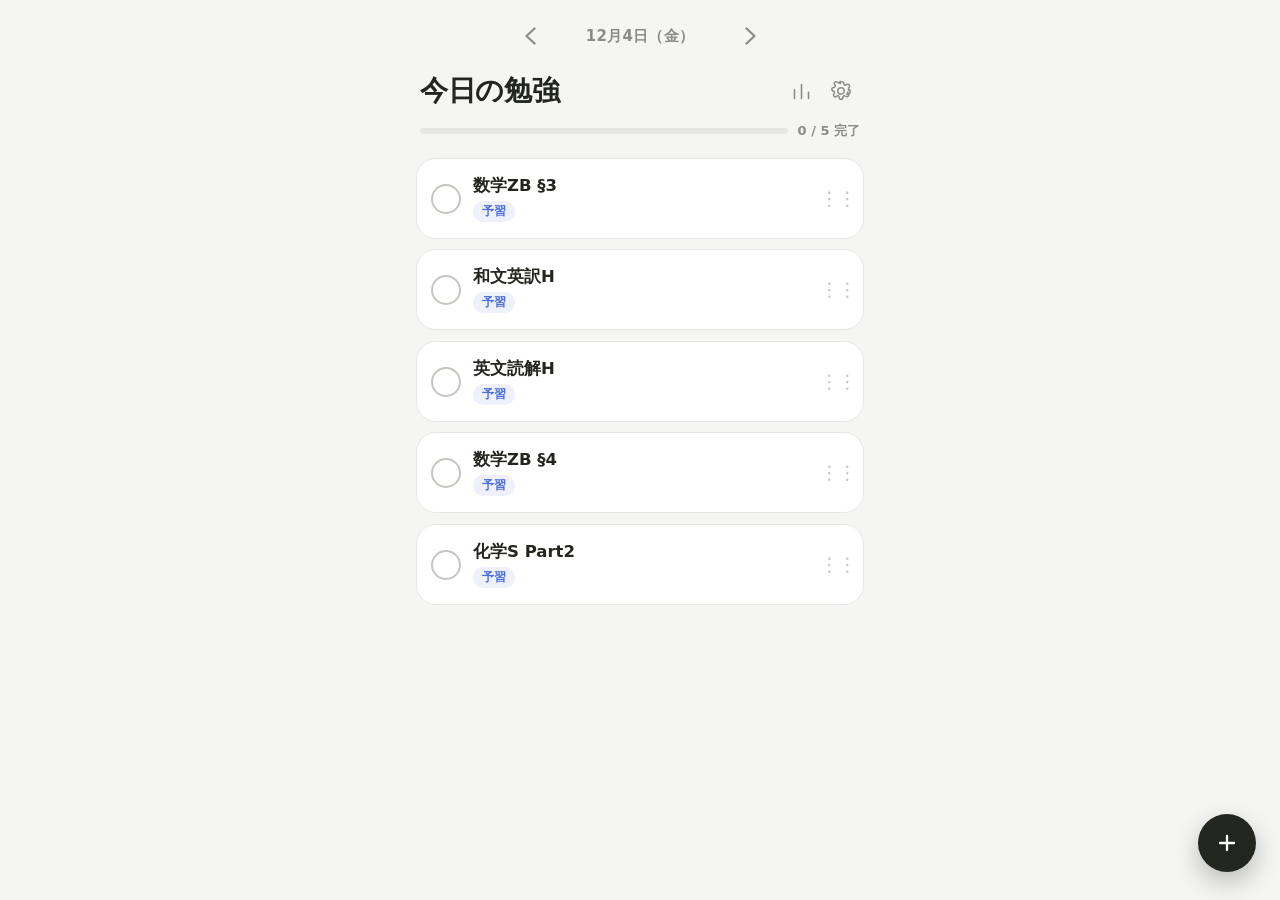
<file: index.html>
<!DOCTYPE html>
<html lang="ja">
<head>
<meta charset="UTF-8" />
<meta name="viewport" content="width=device-width, initial-scale=1, maximum-scale=1, viewport-fit=cover" />
<meta name="apple-mobile-web-app-capable" content="yes" />
<meta name="apple-mobile-web-app-status-bar-style" content="default" />
<meta name="theme-color" content="#F5F6F4" />
<link rel="icon" href="favicon-32.png" sizes="32x32" type="image/png" />
<link rel="apple-touch-icon" href="icon-180.png" />
<link rel="manifest" href="manifest.json" />
<title>今日の勉強 – StudyFlow</title>
<link rel="stylesheet" href="style.css" />
</head>
<body>

<div id="app">

  <header class="topbar">
    <div class="date-nav">
      <button id="prevDate" class="date-arrow" aria-label="前の日">
        <svg width="11" height="18" viewBox="0 0 11 18" fill="none"><path d="M9.5 1.5L1.5 9L9.5 16.5" stroke="currentColor" stroke-width="2.2" stroke-linecap="round" stroke-linejoin="round"/></svg>
      </button>
      <div class="date-label" id="dateLabel">9月2日（水）</div>
      <button id="nextDate" class="date-arrow" aria-label="次の日">
        <svg width="11" height="18" viewBox="0 0 11 18" fill="none"><path d="M1.5 1.5L9.5 9L1.5 16.5" stroke="currentColor" stroke-width="2.2" stroke-linecap="round" stroke-linejoin="round"/></svg>
      </button>
    </div>

    <div class="header-row">
      <h1 id="pageTitle">今日の勉強</h1>
      <div class="header-actions">
        <button id="weeklyBtn" class="icon-btn-plain" aria-label="週間の記録">
          <svg width="21" height="21" viewBox="0 0 24 24" fill="none"><path d="M4 20V10M12 20V4M20 20v-7" stroke="currentColor" stroke-width="1.8" stroke-linecap="round" stroke-linejoin="round"/></svg>
        </button>
        <button id="settingsBtn" class="icon-btn-plain" aria-label="授業の管理">
          <svg width="22" height="22" viewBox="0 0 24 24" fill="none"><path d="M12 15.5a3.5 3.5 0 100-7 3.5 3.5 0 000 7z" stroke="currentColor" stroke-width="1.6"/><path d="M19.4 13a1.65 1.65 0 00.33 1.82l.06.06a2 2 0 11-2.83 2.83l-.06-.06a1.65 1.65 0 00-1.82-.33 1.65 1.65 0 00-1 1.51V19a2 2 0 11-4 0v-.09a1.65 1.65 0 00-1-1.51 1.65 1.65 0 00-1.82.33l-.06.06a2 2 0 11-2.83-2.83l.06-.06a1.65 1.65 0 00.33-1.82 1.65 1.65 0 00-1.51-1H4a2 2 0 110-4h.09a1.65 1.65 0 001.51-1 1.65 1.65 0 00-.33-1.82l-.06-.06a2 2 0 112.83-2.83l.06.06a1.65 1.65 0 001.82.33H10a1.65 1.65 0 001-1.51V4a2 2 0 114 0v.09a1.65 1.65 0 001 1.51 1.65 1.65 0 001.82-.33l.06-.06a2 2 0 112.83 2.83l-.06.06a1.65 1.65 0 00-.33 1.82V10a1.65 1.65 0 001.51 1H20a2 2 0 110 4h-.09a1.65 1.65 0 00-1.51 1z" stroke="currentColor" stroke-width="1.6" stroke-linecap="round" stroke-linejoin="round"/></svg>
        </button>
      </div>
    </div>

    <div class="progress-row">
      <div class="progress-bar-track"><div class="progress-bar-fill" id="progressFill"></div></div>
      <div class="progress-text" id="progressLabel">0 / 0 完了</div>
    </div>
  </header>

  <main id="cardList" class="card-list"></main>

  <div id="emptyState" class="empty-state hidden">
    <p class="empty-title">まだ何も置かれていません</p>
    <p class="empty-sub">右下の＋から、今日の予習・復習を追加しましょう</p>
  </div>

  <button id="addBtn" class="fab" aria-label="タスクを追加">
    <svg width="24" height="24" viewBox="0 0 24 24" fill="none"><path d="M12 5v14M5 12h14" stroke="currentColor" stroke-width="2.3" stroke-linecap="round"/></svg>
  </button>
</div>

<!-- Add Task Sheet -->
<div id="addSheetOverlay" class="sheet-overlay hidden">
  <div class="sheet" id="addSheet">
    <div class="sheet-handle"></div>
    <h2 class="sheet-title">タスクを追加</h2>

    <div class="field-label" id="addSheetDayLabel">授業名</div>
    <div id="subjectChips" class="chip-grid"></div>
    <p id="noChipsMessage" class="no-chips-message hidden">この曜日に予定されている授業はありません</p>

    <button type="button" id="toggleOtherSubjects" class="link-btn">他の授業から選ぶ</button>
    <div id="otherSubjectsWrap" class="other-subjects-wrap hidden">
      <select id="subjectSelect" class="select-input"></select>
    </div>

    <label class="field-label">種類</label>
    <div class="type-toggle">
      <button type="button" class="type-btn active" data-type="prep">予習</button>
      <button type="button" class="type-btn" data-type="review">復習</button>
    </div>

    <div class="sheet-actions">
      <button id="cancelAdd" class="btn btn-secondary">キャンセル</button>
      <button id="confirmAdd" class="btn btn-primary">追加</button>
    </div>
  </div>
</div>

<!-- Settings / Subject management sheet -->
<div id="settingsOverlay" class="sheet-overlay hidden">
  <div class="sheet sheet-tall" id="settingsSheet">
    <div class="sheet-handle"></div>
    <h2 class="sheet-title">授業の管理</h2>
    <p class="sheet-hint">曜日ごとに、自動で追加する予習・復習を設定できます</p>

    <div class="weekday-tabs" id="weekdayTabs">
      <button type="button" class="weekday-tab" data-day="mon">月</button>
      <button type="button" class="weekday-tab" data-day="tue">火</button>
      <button type="button" class="weekday-tab" data-day="wed">水</button>
      <button type="button" class="weekday-tab" data-day="thu">木</button>
      <button type="button" class="weekday-tab" data-day="fri">金</button>
      <button type="button" class="weekday-tab" data-day="sat">土</button>
      <button type="button" class="weekday-tab" data-day="sun">日</button>
    </div>

    <div id="subjectManageList" class="subject-manage-list"></div>

    <div class="new-subject-row">
      <input type="text" id="newSubjectInput" class="text-input" placeholder="新しい授業名を入力" />
      <button id="addSubjectBtn" class="btn btn-primary btn-compact">追加</button>
    </div>

    <button id="closeSettings" class="btn btn-secondary" style="margin-top:14px;width:100%;">閉じる</button>
  </div>
</div>

<!-- Weekly summary sheet -->
<div id="weeklyOverlay" class="sheet-overlay hidden">
  <div class="sheet sheet-tall" id="weeklySheet">
    <div class="sheet-handle"></div>
    <h2 class="sheet-title">週間の記録</h2>

    <div class="week-nav">
      <button id="prevWeek" class="date-arrow" aria-label="前の週">
        <svg width="11" height="18" viewBox="0 0 11 18" fill="none"><path d="M9.5 1.5L1.5 9L9.5 16.5" stroke="currentColor" stroke-width="2.2" stroke-linecap="round" stroke-linejoin="round"/></svg>
      </button>
      <div class="week-range" id="weekRangeLabel">9月8日 〜 9月14日</div>
      <button id="nextWeek" class="date-arrow" aria-label="次の週">
        <svg width="11" height="18" viewBox="0 0 11 18" fill="none"><path d="M1.5 1.5L9.5 9L1.5 16.5" stroke="currentColor" stroke-width="2.2" stroke-linecap="round" stroke-linejoin="round"/></svg>
      </button>
    </div>

    <div class="week-total-row">
      <div class="progress-bar-track"><div class="progress-bar-fill" id="weekTotalFill"></div></div>
      <div class="progress-text" id="weekTotalLabel">0 / 0 完了</div>
    </div>

    <div id="weekDayList" class="week-day-list"></div>

    <button id="closeWeekly" class="btn btn-secondary" style="margin-top:14px;width:100%;">閉じる</button>
  </div>
</div>

<!-- Generic confirm sheet (used for deletes) -->
<div id="confirmOverlay" class="sheet-overlay hidden">
  <div class="sheet sheet-confirm" id="confirmSheet">
    <p id="confirmMessage" class="confirm-message"></p>
    <div class="sheet-actions">
      <button id="confirmCancel" class="btn btn-secondary">キャンセル</button>
      <button id="confirmOk" class="btn btn-danger">削除する</button>
    </div>
  </div>
</div>

<script src="script.js"></script>
</body>
</html>
</file>
<file: style.css>
:root {
  --bg: #F5F6F4;
  --surface: #FFFFFF;
  --border: #E6E7E3;
  --ink: #23261F;
  --ink-soft: #8A8D84;
  --ink-faint: #C4C6BF;
  --prep: #4C6EDB;
  --prep-tint: #EEF1FC;
  --review: #C97A2E;
  --review-tint: #FBF1E6;
  --done: #4E9A6E;
  --danger: #C25450;
  --radius-lg: 20px;
  --radius-md: 14px;
  --radius-sm: 10px;
  --safe-top: env(safe-area-inset-top, 0px);
  --safe-bottom: env(safe-area-inset-bottom, 0px);
}

* { box-sizing: border-box; -webkit-tap-highlight-color: transparent; }

button, select, input, .chip, .link-btn {
  touch-action: manipulation;
}

html, body {
  margin: 0;
  padding: 0;
  background: var(--bg);
  color: var(--ink);
  font-family: -apple-system, BlinkMacSystemFont, "SF Pro Text", "Hiragino Sans", "Hiragino Kaku Gothic ProN", "Yu Gothic", system-ui, sans-serif;
  -webkit-font-smoothing: antialiased;
  overscroll-behavior-y: contain;
  height: 100%;
}

body.no-scroll { overflow: hidden; touch-action: none; }

#app {
  max-width: 480px;
  margin: 0 auto;
  min-height: 100vh;
  min-height: 100dvh;
  display: flex;
  flex-direction: column;
  position: relative;
}

/* ---------- Header ---------- */

.topbar {
  padding: calc(14px + var(--safe-top)) 20px 14px;
  background: var(--bg);
  position: sticky;
  top: 0;
  z-index: 20;
}

.date-nav {
  display: flex;
  align-items: center;
  justify-content: center;
  gap: 18px;
  margin-bottom: 14px;
}

.date-arrow {
  border: none;
  background: none;
  color: var(--ink-soft);
  padding: 12px;
  min-width: 44px;
  min-height: 44px;
  display: flex;
  align-items: center;
  justify-content: center;
  cursor: pointer;
  border-radius: 50%;
}
.date-arrow:active { background: var(--border); }

.date-label {
  font-size: 15px;
  font-weight: 600;
  color: var(--ink-soft);
  min-width: 140px;
  text-align: center;
  letter-spacing: 0.02em;
}

.header-row {
  display: flex;
  align-items: center;
  justify-content: space-between;
  margin-bottom: 12px;
}

.header-row h1 {
  font-size: 28px;
  font-weight: 700;
  margin: 0;
  letter-spacing: -0.01em;
}

.header-actions {
  display: flex;
  align-items: center;
  gap: 2px;
}

.icon-btn-plain {
  border: none;
  background: none;
  color: var(--ink-soft);
  padding: 8px;
  cursor: pointer;
  border-radius: 50%;
  display: flex;
}
.icon-btn-plain:active { background: var(--border); }

.progress-row {
  display: flex;
  align-items: center;
  gap: 10px;
}

.progress-bar-track {
  flex: 1;
  height: 6px;
  background: var(--border);
  border-radius: 4px;
  overflow: hidden;
}
.progress-bar-fill {
  height: 100%;
  width: 0%;
  background: var(--done);
  border-radius: 4px;
  transition: width 280ms ease;
}
.progress-text {
  font-size: 13px;
  font-weight: 600;
  color: var(--ink-soft);
  white-space: nowrap;
}

/* ---------- Card list ---------- */

.card-list {
  flex: 1;
  padding: 4px 16px calc(120px + var(--safe-bottom));
  display: flex;
  flex-direction: column;
  gap: 10px;
}

.card {
  background: var(--surface);
  border: 1px solid var(--border);
  border-radius: var(--radius-lg);
  padding: 16px 14px;
  display: flex;
  align-items: center;
  gap: 12px;
  user-select: none;
  -webkit-user-select: none;
  -webkit-touch-callout: none;
  transition: box-shadow 180ms ease, transform 180ms ease, background 180ms ease;
  will-change: transform;
}

.card.dragging {
  box-shadow: 0 14px 30px rgba(35, 38, 31, 0.16);
  transform: scale(1.03);
  transition: none;
  background: var(--surface);
}

.card-placeholder {
  border-radius: var(--radius-lg);
  background: rgba(35, 38, 31, 0.04);
  border: 1.5px dashed var(--border);
}

.check-btn {
  flex: none;
  width: 30px;
  height: 30px;
  border-radius: 50%;
  border: 2px solid var(--ink-faint);
  background: none;
  display: flex;
  align-items: center;
  justify-content: center;
  cursor: pointer;
  padding: 0;
  color: transparent;
}
.check-btn svg { width: 15px; height: 15px; }

.card.done .check-btn {
  border-color: var(--done);
  background: var(--done);
  color: #fff;
}

.card-body {
  flex: 1;
  min-width: 0;
  display: flex;
  flex-direction: column;
  gap: 5px;
}

.subject-name {
  font-size: 16.5px;
  font-weight: 600;
  color: var(--ink);
  line-height: 1.3;
  overflow: hidden;
  text-overflow: ellipsis;
  white-space: nowrap;
}

.card.done .subject-name {
  color: var(--ink-faint);
  text-decoration: line-through;
  text-decoration-color: var(--ink-faint);
}

.task-type {
  align-self: flex-start;
  font-size: 12px;
  font-weight: 700;
  padding: 2px 9px;
  border-radius: 20px;
  letter-spacing: 0.02em;
}
.task-type.type-prep { color: var(--prep); background: var(--prep-tint); }
.task-type.type-review { color: var(--review); background: var(--review-tint); }
.card.done .task-type { opacity: 0.5; }

.drag-handle {
  flex: none;
  width: 22px;
  height: 30px;
  display: flex;
  align-items: center;
  justify-content: center;
  color: var(--ink-faint);
  letter-spacing: -1px;
  font-size: 19px;
  line-height: 1;
  cursor: grab;
}

/* ---------- Empty state ---------- */

.empty-state {
  flex: 1;
  display: flex;
  flex-direction: column;
  align-items: center;
  justify-content: center;
  text-align: center;
  padding: 40px 40px calc(140px + var(--safe-bottom));
  margin-top: -60px;
}
.empty-state.hidden { display: none; }
.empty-title {
  font-size: 16px;
  font-weight: 600;
  color: var(--ink-soft);
  margin: 0 0 6px;
}
.empty-sub {
  font-size: 14px;
  color: var(--ink-faint);
  margin: 0;
  line-height: 1.5;
}

/* ---------- FAB ---------- */

.fab {
  position: fixed;
  right: 24px;
  bottom: calc(28px + var(--safe-bottom));
  width: 58px;
  height: 58px;
  border-radius: 50%;
  border: none;
  background: var(--ink);
  color: #fff;
  display: flex;
  align-items: center;
  justify-content: center;
  box-shadow: 0 10px 24px rgba(35, 38, 31, 0.28);
  cursor: pointer;
  z-index: 30;
}
.fab:active { transform: scale(0.94); }

/* ---------- Bottom sheets ---------- */

.sheet-overlay {
  position: fixed;
  inset: 0;
  background: rgba(20, 21, 17, 0.36);
  display: flex;
  align-items: flex-end;
  justify-content: center;
  z-index: 100;
  opacity: 1;
  transition: opacity 200ms ease;
}
.sheet-overlay.hidden { display: none; }

.sheet {
  background: var(--bg);
  width: 100%;
  max-width: 480px;
  border-radius: 24px 24px 0 0;
  padding: 10px 22px calc(26px + var(--safe-bottom));
  max-height: 82vh;
  overflow-y: auto;
  animation: sheet-up 220ms ease;
}
.sheet-tall { max-height: 88vh; }
.sheet-confirm { border-radius: 20px; margin: 0 20px calc(20px + var(--safe-bottom)); padding: 24px 22px; }

@keyframes sheet-up {
  from { transform: translateY(24px); opacity: 0.6; }
  to { transform: translateY(0); opacity: 1; }
}

.sheet-handle {
  width: 38px;
  height: 4px;
  background: var(--border);
  border-radius: 3px;
  margin: 6px auto 14px;
}

.sheet-title {
  font-size: 19px;
  font-weight: 700;
  margin: 0 0 16px;
}

.sheet-hint {
  font-size: 12.5px;
  color: var(--ink-soft);
  margin: -8px 0 14px;
  line-height: 1.5;
}

.field-label {
  display: block;
  font-size: 13px;
  font-weight: 600;
  color: var(--ink-soft);
  margin: 0 0 8px;
}

.select-input, .text-input {
  width: 100%;
  padding: 13px 14px;
  border-radius: var(--radius-md);
  border: 1px solid var(--border);
  background: var(--surface);
  font-size: 16px;
  color: var(--ink);
  margin-bottom: 18px;
  font-family: inherit;
}

.chip-grid {
  display: flex;
  flex-wrap: wrap;
  gap: 8px;
  margin-bottom: 10px;
}

.chip {
  padding: 11px 16px;
  border-radius: 20px;
  border: 1.5px solid var(--border);
  background: var(--surface);
  font-size: 14.5px;
  font-weight: 600;
  color: var(--ink);
  cursor: pointer;
}
.chip.active {
  border-color: var(--ink);
  background: var(--ink);
  color: #fff;
}

.no-chips-message {
  font-size: 13.5px;
  color: var(--ink-soft);
  margin: 4px 0 12px;
}

.link-btn {
  border: none;
  background: none;
  color: var(--prep);
  font-size: 13.5px;
  font-weight: 700;
  padding: 4px 0 14px;
  cursor: pointer;
  display: block;
}

.other-subjects-wrap.hidden { display: none; }
.other-subjects-wrap .select-input { margin-bottom: 6px; }

.week-nav {
  display: flex;
  align-items: center;
  justify-content: center;
  gap: 14px;
  margin-bottom: 16px;
}
.week-range {
  font-size: 15px;
  font-weight: 700;
  min-width: 170px;
  text-align: center;
}

.week-total-row {
  display: flex;
  align-items: center;
  gap: 10px;
  margin-bottom: 18px;
}

.week-day-list {
  display: flex;
  flex-direction: column;
  gap: 8px;
  margin-bottom: 6px;
}

.week-day-row {
  display: flex;
  align-items: center;
  gap: 12px;
  background: var(--surface);
  border: 1px solid var(--border);
  border-radius: var(--radius-md);
  padding: 12px 14px;
  cursor: pointer;
}
.week-day-row.is-today { border-color: var(--ink); }

.week-day-label {
  flex: none;
  width: 56px;
  font-size: 13.5px;
  font-weight: 700;
  color: var(--ink);
}

.week-day-row .progress-bar-track {
  flex: 1;
  height: 6px;
}
.week-day-row .progress-bar-track.small .progress-bar-fill { background: var(--prep); }

.week-day-count {
  flex: none;
  font-size: 12.5px;
  font-weight: 600;
  color: var(--ink-soft);
  min-width: 46px;
  text-align: right;
}

.weekday-tabs {
  display: flex;
  gap: 6px;
  margin-bottom: 16px;
  overflow-x: auto;
}

.weekday-tab {
  flex: 1;
  padding: 9px 0;
  border-radius: var(--radius-sm);
  border: 1.5px solid var(--border);
  background: var(--surface);
  font-size: 14px;
  font-weight: 700;
  color: var(--ink-soft);
  cursor: pointer;
}
.weekday-tab.active {
  border-color: var(--ink);
  background: var(--ink);
  color: #fff;
}

.type-toggle {
  display: flex;
  gap: 10px;
  margin-bottom: 22px;
}

.type-btn {
  flex: 1;
  padding: 13px 0;
  border-radius: var(--radius-md);
  border: 1.5px solid var(--border);
  background: var(--surface);
  font-size: 15px;
  font-weight: 700;
  color: var(--ink-soft);
  cursor: pointer;
}
.type-btn[data-type="prep"].active { border-color: var(--prep); color: var(--prep); background: var(--prep-tint); }
.type-btn[data-type="review"].active { border-color: var(--review); color: var(--review); background: var(--review-tint); }

.sheet-actions {
  display: flex;
  gap: 10px;
}

.btn {
  flex: 1;
  padding: 14px 0;
  border-radius: var(--radius-md);
  border: none;
  font-size: 15.5px;
  font-weight: 700;
  cursor: pointer;
  font-family: inherit;
}
.btn-primary { background: var(--ink); color: #fff; }
.btn-primary:active { opacity: 0.85; }
.btn-secondary { background: var(--border); color: var(--ink); }
.btn-secondary:active { opacity: 0.85; }
.btn-danger { background: var(--danger); color: #fff; }
.btn-danger:active { opacity: 0.85; }
.btn-compact { flex: none; padding: 13px 18px; }

.confirm-message {
  font-size: 15px;
  line-height: 1.6;
  margin: 4px 0 20px;
  color: var(--ink);
}

/* ---------- Subject management ---------- */

.subject-manage-list {
  display: flex;
  flex-direction: column;
  gap: 8px;
  margin-bottom: 16px;
}

.subject-row {
  background: var(--surface);
  border: 1px solid var(--border);
  border-radius: var(--radius-md);
  padding: 12px 14px;
}

.subject-row-top {
  display: flex;
  align-items: center;
  justify-content: space-between;
  gap: 8px;
  margin-bottom: 10px;
}

.subject-row-name {
  font-size: 15px;
  font-weight: 600;
  overflow: hidden;
  text-overflow: ellipsis;
  white-space: nowrap;
}

.subject-row-actions {
  display: flex;
  gap: 4px;
  flex: none;
}

.icon-btn {
  border: none;
  background: none;
  color: var(--ink-soft);
  width: 30px;
  height: 30px;
  border-radius: 8px;
  display: flex;
  align-items: center;
  justify-content: center;
  cursor: pointer;
}
.icon-btn:active { background: var(--border); }
.icon-btn svg { width: 16px; height: 16px; }

.subject-row-toggles {
  display: flex;
  gap: 16px;
}

.switch-label {
  display: flex;
  align-items: center;
  gap: 7px;
  font-size: 13px;
  color: var(--ink-soft);
  font-weight: 600;
}

.switch {
  position: relative;
  width: 36px;
  height: 21px;
  flex: none;
}
.switch input { opacity: 0; width: 0; height: 0; }
.switch-track {
  position: absolute;
  inset: 0;
  background: var(--border);
  border-radius: 20px;
  transition: background 180ms ease;
}
.switch-track::before {
  content: "";
  position: absolute;
  width: 17px;
  height: 17px;
  left: 2px;
  top: 2px;
  background: #fff;
  border-radius: 50%;
  transition: transform 180ms ease;
  box-shadow: 0 1px 3px rgba(0,0,0,0.2);
}
.switch input:checked + .switch-track { background: var(--done); }
.switch input:checked + .switch-track::before { transform: translateX(15px); }

.new-subject-row {
  display: flex;
  gap: 8px;
}
.new-subject-row .text-input { margin-bottom: 0; }

@media (max-width: 340px) {
  .header-row h1 { font-size: 24px; }
  .date-label { min-width: 120px; }
}
</file>
